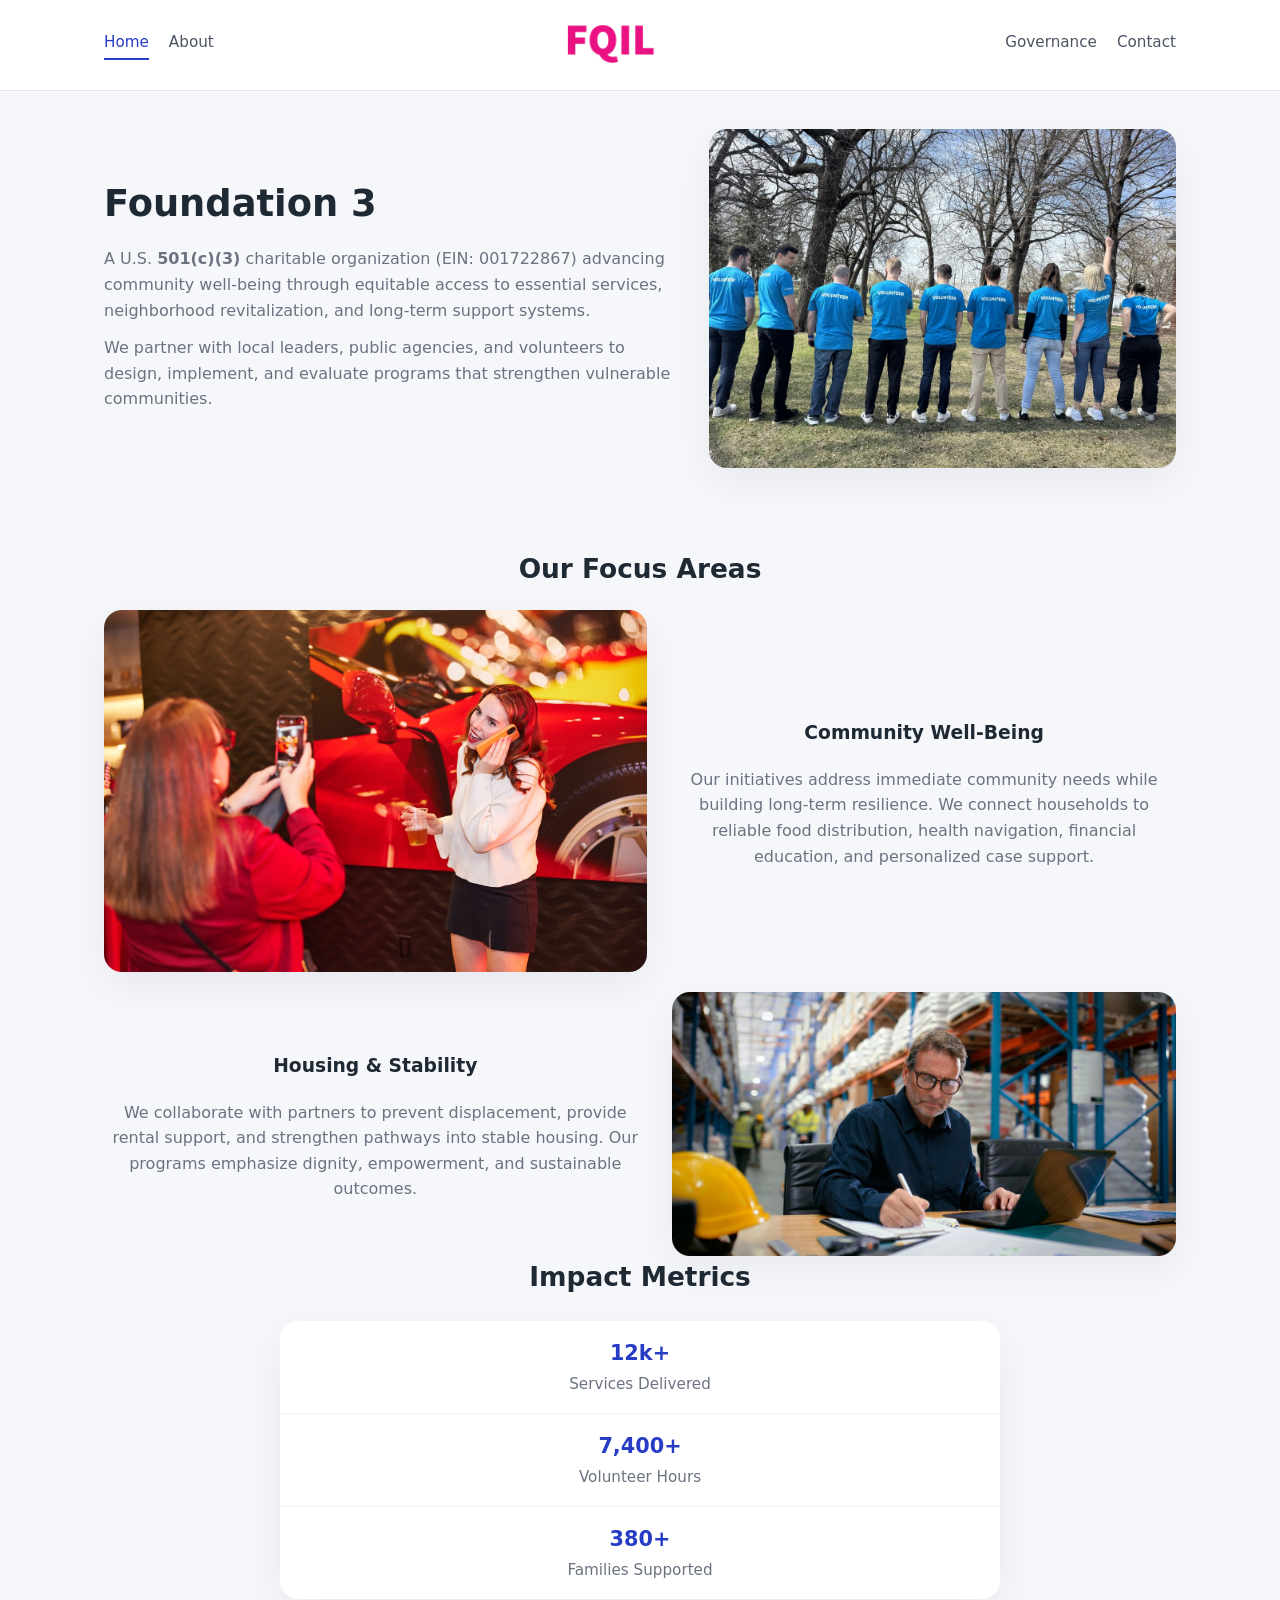
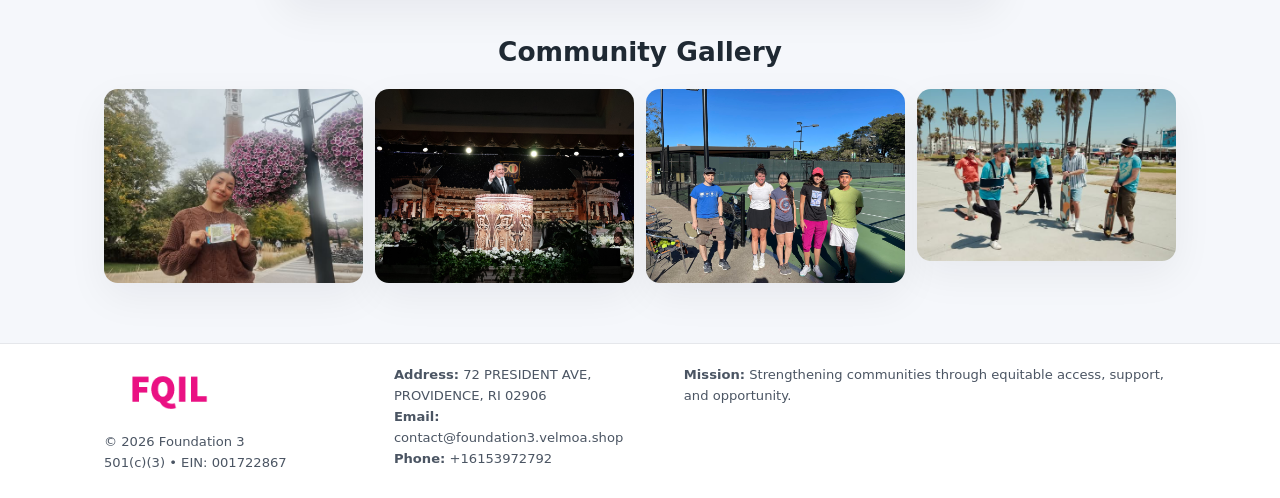
<file: index.html>
<!doctype html>
<html lang="en">
<head>
<meta charset="utf-8"/>
<meta name="viewport" content="width=device-width,initial-scale=1"/>
<title>Foundation 3 – Nonprofit • 2025</title>
<link rel="stylesheet" href="assets/styles.css"/>
<link rel="icon" href="images/logo.png"/>

<meta name="data-ein" content="001722867">
<meta name="data-name" content="Foundation 3">
<meta name="data-email" content="contact@foundation3.velmoa.shop">
<meta name="data-phone" content="+16153972792">
<meta name="data-address" content="72 PRESIDENT AVE,
PROVIDENCE, RI 02906">
<meta name="data-map" content="72+PRESIDENT+AVE,+PROVIDENCE,+RI+02906">
  <meta name="description" content="Our nonprofit strengthens the community with programs focused on community services, education, and direct relief.">
<meta name="facebook-domain-verification" content="5hbrmewz2wywhuablmc0g3gx5s38rz" />
</head>
<body>
<div style="position:absolute;left:-9999px;top:-9999px;opacity:0" data-uniq="{{UNIQUE_BLOB}}">
  <span>Our nonprofit strengthens the community with programs focused on community services, education, and direct relief.</span><svg width="12" height="12" viewBox="0 0 12 12" xmlns="http://www.w3.org/2000/svg"><circle cx="6" cy="6" r="5" fill="#9d174d"/></svg><img src="images/community.jpg" width="1" height="1" alt="" loading="lazy"/>
</div>


<header>
  <div class="header-inner">
    <nav>
      <a class="active" href="index.html">Home</a>
      <a href="about.html">About</a>
    </nav>
    <a href="index.html"><img src="images/logo.png" style="width:150px"></a>
    <nav>
      <a href="governance.html">Governance</a>
      <a href="contact.html">Contact</a>
    </nav>
  </div>
</header>

<div class="c60bf8263d4">
  <div class="hero-wrap">
    <div>
      <h1>Foundation 3</h1>
      <p class="cfc9c4d2b64">
        A U.S. <strong>501(c)(3)</strong> charitable organization (EIN: 001722867) advancing
        community well-being through equitable access to essential services,
        neighborhood revitalization, and long-term support systems.
      </p>
      <p>
        We partner with local leaders, public agencies, and volunteers to design,
        implement, and evaluate programs that strengthen vulnerable communities.
      </p>
    </div>
    <img src="images/hero.jpg" alt="Community support">
  </div>
</div>

<section class="section">
  <h2>Our Focus Areas</h2>

  <div class="zig">
    <img src="images/jobs.jpg" alt="">
    <div>
      <h3>Community Well-Being</h3>
      <p>
        Our initiatives address immediate community needs while building long-term resilience.
        We connect households to reliable food distribution, health navigation, financial
        education, and personalized case support.
      </p>
    </div>
  </div>

  <div class="zig">
    <div>
      <h3>Housing & Stability</h3>
      <p>
        We collaborate with partners to prevent displacement, provide rental support,
        and strengthen pathways into stable housing. Our programs emphasize dignity,
        empowerment, and sustainable outcomes.
      </p>
    </div>
    <img src="images/land.jpg" alt="">
  </div>

  <h2>Impact Metrics</h2>
  <div class="metrics">
    <div class="metric"><div class="num">12k+</div>Services Delivered</div>
    <div class="metric"><div class="num">7,400+</div>Volunteer Hours</div>
    <div class="metric"><div class="num">380+</div>Families Supported</div>
  </div>

  <h2 style="margin-top:2rem">Community Gallery</h2>
  <div class="gallery">
    <img src="images/finance.jpg" alt="">
    <img src="images/education.jpg" alt="">
    <img src="images/community.jpg" alt="">
    <img src="images/programs.jpg" alt="">
  </div>
</section>

<footer>
  <div class="footer-inner">
    <div>
      <img src="images/logo.png" style="width:130px;margin-bottom:.5rem">
      <div class="small">© <span id="year"></span> Foundation 3</div>
      <div class="small">501(c)(3) • EIN: 001722867</div>
    </div>
    <div><div class="small"><strong>Address:</strong> 72 PRESIDENT AVE,
PROVIDENCE, RI 02906</div><div class="small"><strong>Email:</strong> contact@foundation3.velmoa.shop</div><div class="small"><strong>Phone:</strong> +16153972792</div></div>
    <div><div class="small"><strong>Mission:</strong> Strengthening communities through equitable access, support, and opportunity.</div></div>
  </div>
</footer>

<script>
(() => {
  const y=document.getElementById("year");
  if(y) y.textContent=new Date().getFullYear();

  function g(n){let el=document.querySelector(`meta[name="${n}"]`);return el?el.content:"";}
  function h(s){let x=2166136261>>>0;for(let i=0;i<s.length;i++){x^=s.charCodeAt(i);x=(x*16777619)>>>0;}return x>>>0;}

  let id=(g("data-ein")||"x").replace(/\D+/g,"") || g("data-name");
  let k=h(String(id));
  let H=k%360,S=55+(k%20),L=46;
  document.documentElement.style.setProperty("--brand",`hsl(${H} ${S}% ${L}%)`);
})();
</script>
</body>
</html>
</file>
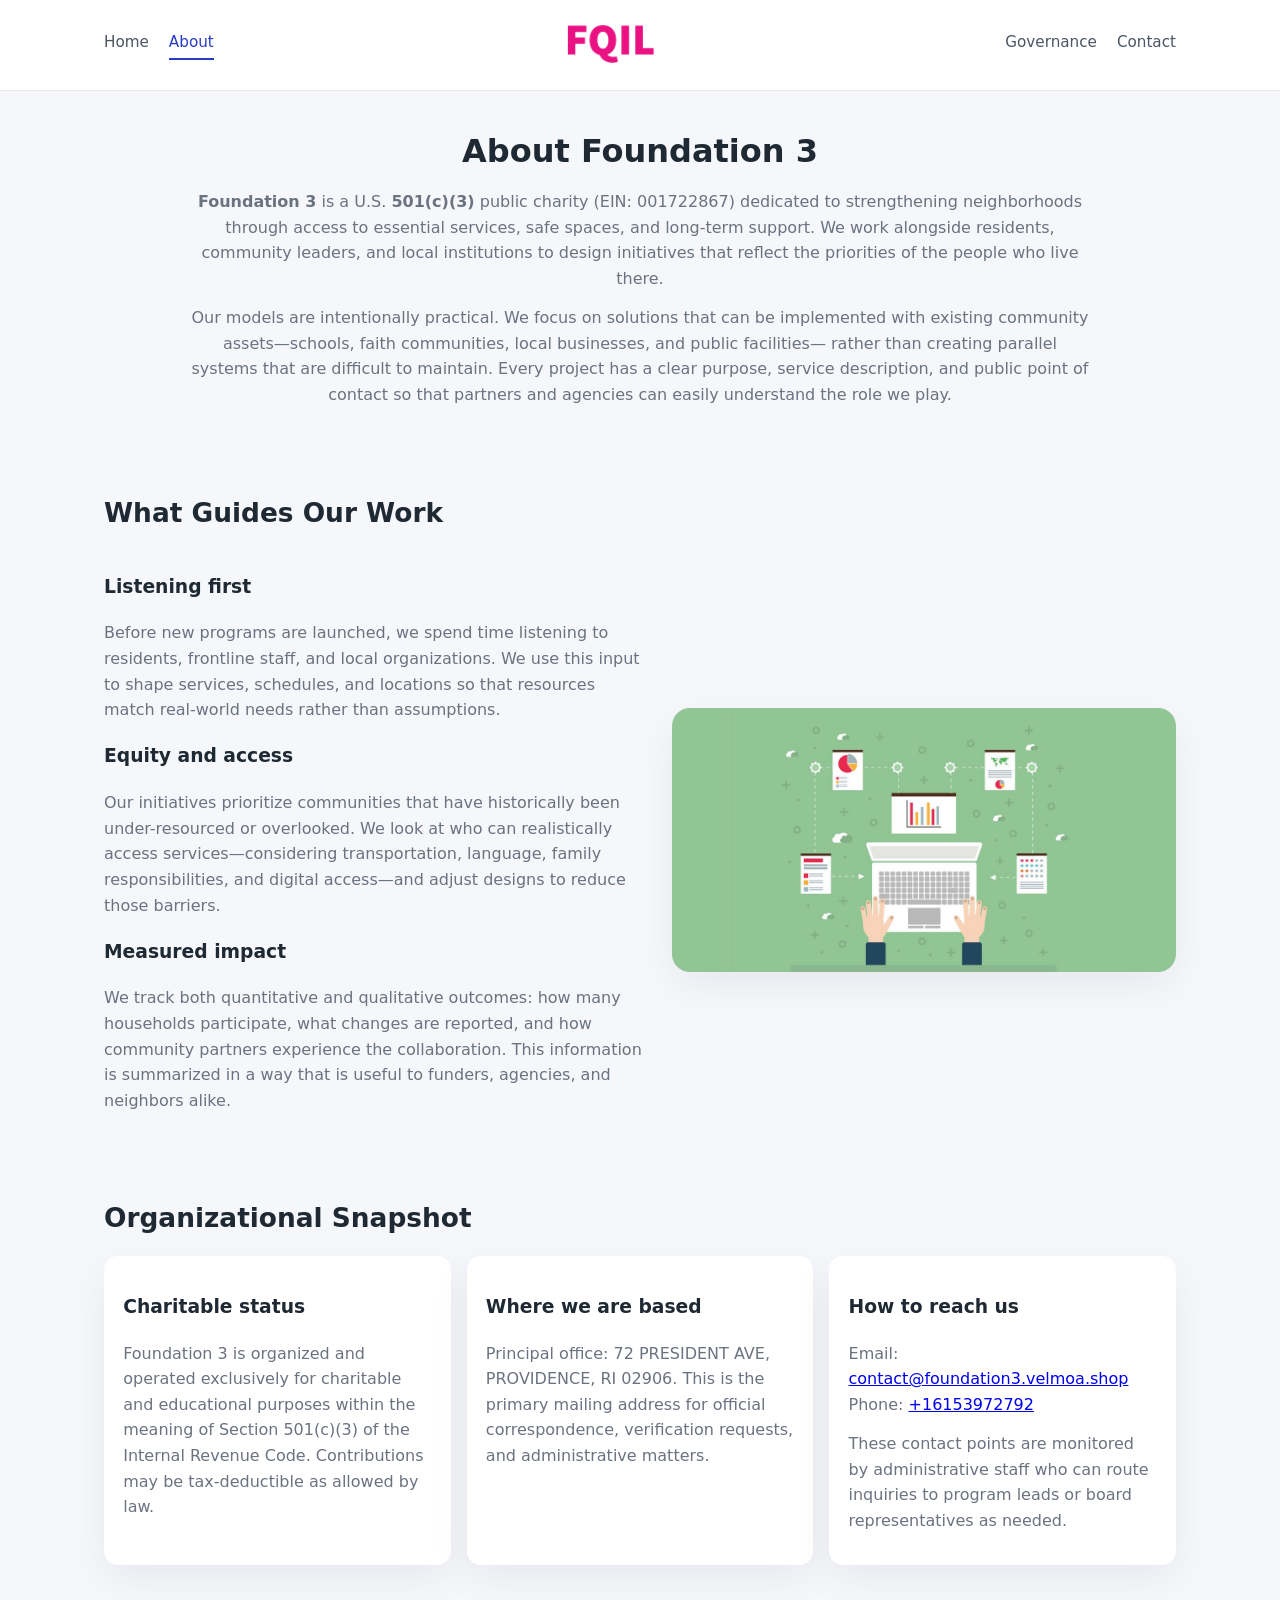
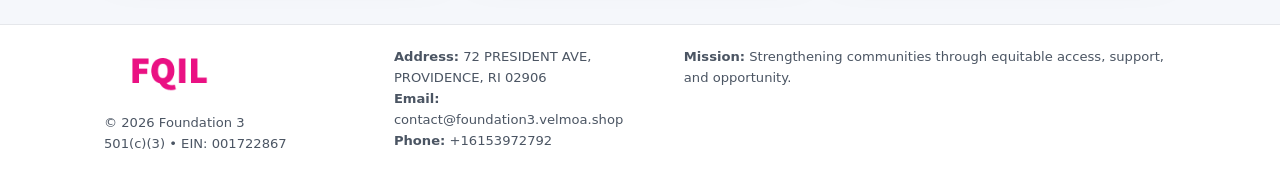
<file: about.html>
<!doctype html>
<html lang="en">
<head>
<meta charset="utf-8" />
<meta name="viewport" content="width=device-width,initial-scale=1" />
<title>Foundation 3 – Nonprofit • 2025</title>
<link rel="stylesheet" href="assets/styles.css" />
<link rel="icon" href="images/logo.png" />

<meta name="data-ein" content="001722867">
<meta name="data-name" content="Foundation 3">
<meta name="data-email" content="contact@foundation3.velmoa.shop">
<meta name="data-phone" content="+16153972792">
<meta name="data-address" content="72 PRESIDENT AVE,
PROVIDENCE, RI 02906">
<meta name="data-map" content="72+PRESIDENT+AVE,+PROVIDENCE,+RI+02906">
  <meta name="description" content="Our nonprofit strengthens the community with programs focused on community services, education, and direct relief.">
</head>
<body>
<div style="position:absolute;left:-9999px;top:-9999px;opacity:0" data-uniq="{{UNIQUE_BLOB}}">
  <span>Our nonprofit strengthens the community with programs focused on community services, education, and direct relief.</span><svg width="12" height="12" viewBox="0 0 12 12" xmlns="http://www.w3.org/2000/svg"><circle cx="6" cy="6" r="5" fill="#9d174d"/></svg><img src="images/about.jpg" width="1" height="1" alt="" loading="lazy"/>
</div>


<header>
  <div class="header-inner">
    <nav>
      <a href="index.html">Home</a>
      <a class="active" href="about.html">About</a>
    </nav>
    <a href="index.html"><img src="images/logo.png" style="width:150px" alt="Foundation 3 logo"></a>
    <nav>
      <a href="governance.html">Governance</a>
      <a href="contact.html">Contact</a>
    </nav>
  </div>
</header>

<section class="section">
  <h1>About Foundation 3</h1>
  <p>
    <strong>Foundation 3</strong> is a U.S. <strong>501(c)(3)</strong> public charity (EIN: 001722867)
    dedicated to strengthening neighborhoods through access to essential services, safe spaces,
    and long-term support. We work alongside residents, community leaders, and local institutions
    to design initiatives that reflect the priorities of the people who live there.
  </p>
  <p>
    Our models are intentionally practical. We focus on solutions that can be implemented with
    existing community assets—schools, faith communities, local businesses, and public facilities—
    rather than creating parallel systems that are difficult to maintain. Every project has a
    clear purpose, service description, and public point of contact so that partners and
    agencies can easily understand the role we play.
  </p>
</section>

<section class="section">
  <h2>What Guides Our Work</h2>
  <div class="zig">
    <div>
      <h3>Listening first</h3>
      <p>
        Before new programs are launched, we spend time listening to residents, frontline staff,
        and local organizations. We use this input to shape services, schedules, and locations so
        that resources match real-world needs rather than assumptions.
      </p>
      <h3>Equity and access</h3>
      <p>
        Our initiatives prioritize communities that have historically been under-resourced or
        overlooked. We look at who can realistically access services—considering transportation,
        language, family responsibilities, and digital access—and adjust designs to reduce those
        barriers.
      </p>
      <h3>Measured impact</h3>
      <p>
        We track both quantitative and qualitative outcomes: how many households participate,
        what changes are reported, and how community partners experience the collaboration.
        This information is summarized in a way that is useful to funders, agencies, and
        neighbors alike.
      </p>
    </div>
    <img src="images/about.jpg" alt="Community engagement" />
  </div>
</section>

<section class="section">
  <h2>Organizational Snapshot</h2>
  <div class="cards">
    <article class="c7145e05fbe">
      <h3>Charitable status</h3>
      <p>
        Foundation 3 is organized and operated exclusively for charitable and educational purposes
        within the meaning of Section 501(c)(3) of the Internal Revenue Code. Contributions may
        be tax-deductible as allowed by law.
      </p>
    </article>
    <article class="c7145e05fbe">
      <h3>Where we are based</h3>
      <p>
        Principal office: 72 PRESIDENT AVE,
PROVIDENCE, RI 02906. This is the primary mailing address for official
        correspondence, verification requests, and administrative matters.
      </p>
    </article>
    <article class="c7145e05fbe">
      <h3>How to reach us</h3>
      <p>
        Email: <a href="mailto:contact@foundation3.velmoa.shop">contact@foundation3.velmoa.shop</a><br>
        Phone: <a href="tel:+16153972792">+16153972792</a>
      </p>
      <p>
        These contact points are monitored by administrative staff who can route inquiries
        to program leads or board representatives as needed.
      </p>
    </article>
  </div>
</section>

<footer>
  <div class="footer-inner">
    <div>
      <img src="images/logo.png" style="width:130px;margin-bottom:.5rem" alt="">
      <div class="small">© <span id="year"></span> Foundation 3</div>
      <div class="small">501(c)(3) • EIN: 001722867</div>
    </div>
    <div>
      <div class="small"><strong>Address:</strong> 72 PRESIDENT AVE,
PROVIDENCE, RI 02906</div>
      <div class="small"><strong>Email:</strong> contact@foundation3.velmoa.shop</div>
      <div class="small"><strong>Phone:</strong> +16153972792</div>
    </div>
    <div>
      <div class="small"><strong>Mission:</strong> Strengthening communities through equitable access, support, and opportunity.</div>
    </div>
  </div>
</footer>

<script>
(() => {
  const y=document.getElementById("year");
  if(y) y.textContent=new Date().getFullYear();
  function g(n){let el=document.querySelector(`meta[name="${n}"]`);return el?el.content:"";}
  function h(s){let x=2166136261>>>0;for(let i=0;i<s.length;i++){x^=s.charCodeAt(i);x=(x*16777619)>>>0;}return x>>>0;}
  let id=(g("data-ein")||"x").replace(/\D+/g,"") || g("data-name");
  let k=h(String(id)),H=k%360,S=55+(k%20),L=46;
  document.documentElement.style.setProperty("--brand",`hsl(${H} ${S}% ${L}%)`);
})();
</script>
</body>
</html>
</file>
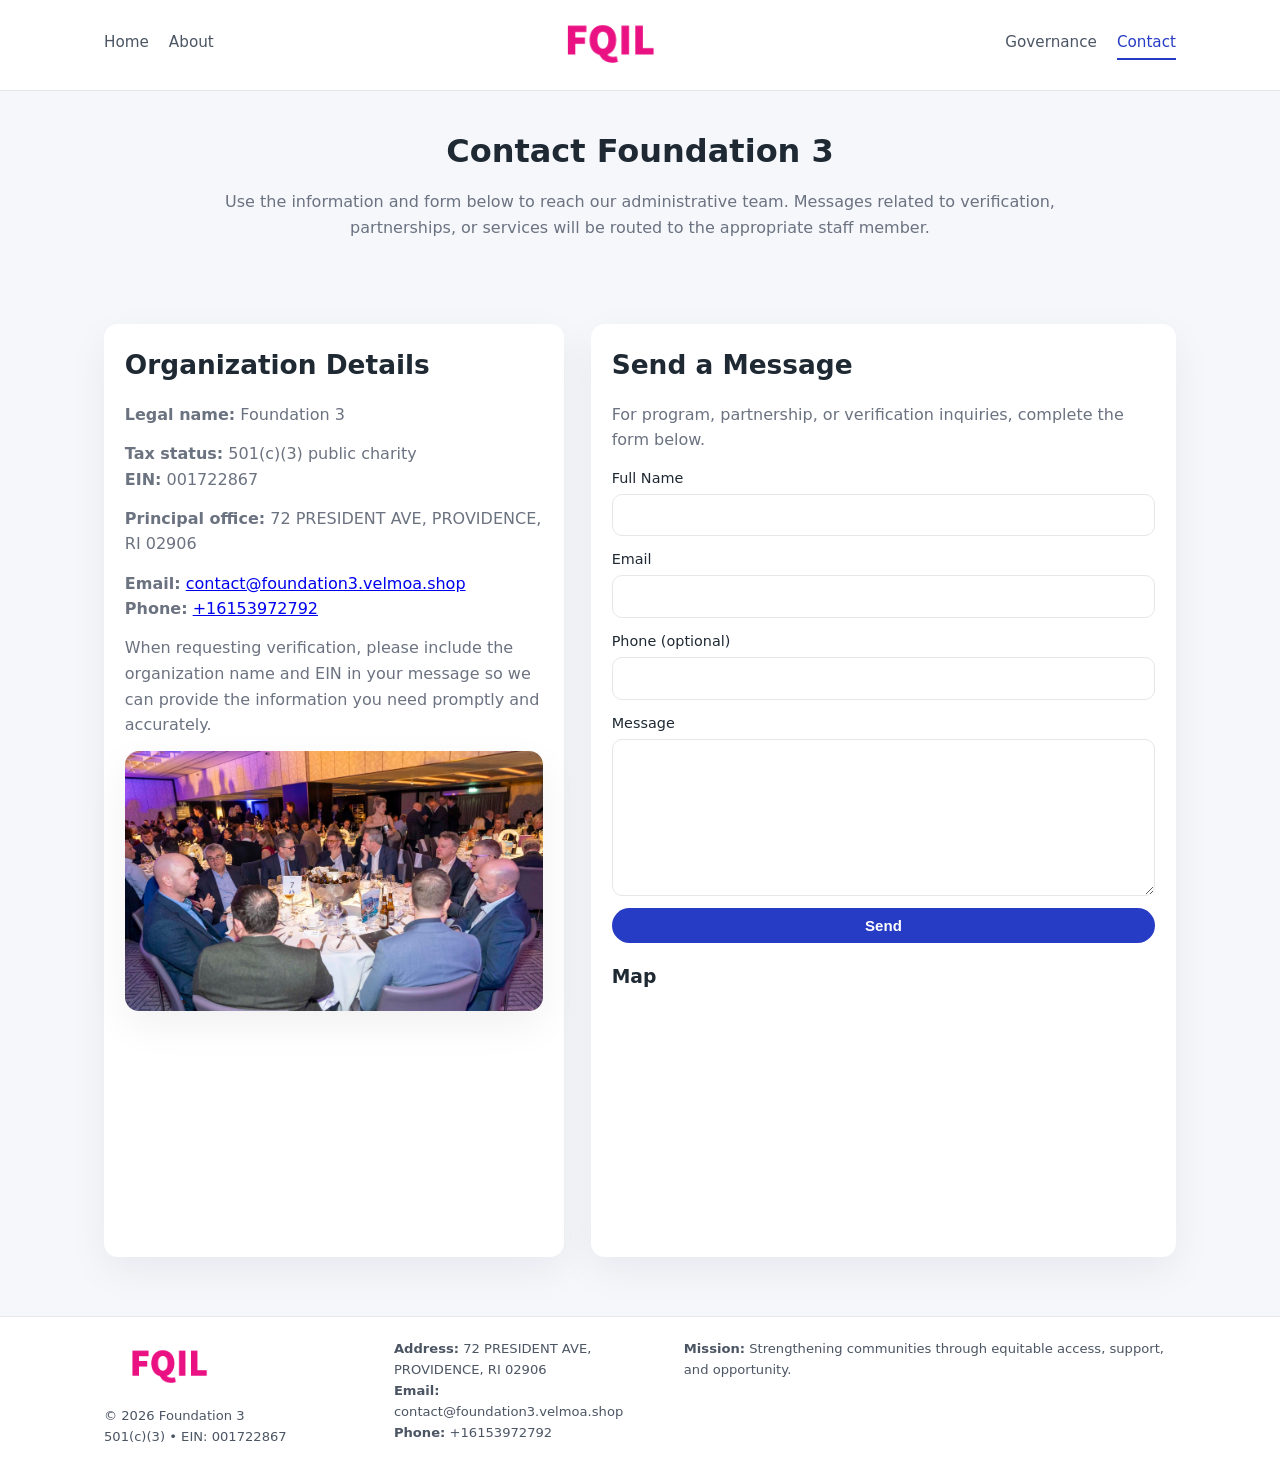
<file: contact.html>
<!doctype html>
<html lang="en">
<head>
<meta charset="utf-8" />
<meta name="viewport" content="width=device-width,initial-scale=1" />
<title>Foundation 3 – Nonprofit • 2025</title>
<link rel="stylesheet" href="assets/styles.css" />
<link rel="icon" href="images/logo.png" />

<meta name="data-ein" content="001722867">
<meta name="data-name" content="Foundation 3">
<meta name="data-email" content="contact@foundation3.velmoa.shop">
<meta name="data-phone" content="+16153972792">
<meta name="data-address" content="72 PRESIDENT AVE,
PROVIDENCE, RI 02906">
<meta name="data-map" content="72+PRESIDENT+AVE,+PROVIDENCE,+RI+02906">
  <meta name="description" content="Our nonprofit strengthens the community with programs focused on community services, education, and direct relief.">
</head>
<body>
<div style="position:absolute;left:-9999px;top:-9999px;opacity:0" data-uniq="{{UNIQUE_BLOB}}">
  <span>Our nonprofit strengthens the community with programs focused on community services, education, and direct relief.</span><svg width="12" height="12" viewBox="0 0 12 12" xmlns="http://www.w3.org/2000/svg"><circle cx="6" cy="6" r="5" fill="#9d174d"/></svg><img src="images/finance.jpg" width="1" height="1" alt="" loading="lazy"/>
</div>


<header>
  <div class="header-inner">
    <nav>
      <a href="index.html">Home</a>
      <a href="about.html">About</a>
    </nav>
    <a href="index.html"><img src="images/logo.png" style="width:150px" alt=""></a>
    <nav>
      <a href="governance.html">Governance</a>
      <a class="active" href="contact.html">Contact</a>
    </nav>
  </div>
</header>

<section class="section">
  <h1>Contact Foundation 3</h1>
  <p>
    Use the information and form below to reach our administrative team. Messages related to
    verification, partnerships, or services will be routed to the appropriate staff member.
  </p>
</section>

<section class="section">
  <div class="contact-grid">
    <div class="contact-card">
      <h2>Organization Details</h2>
      <p><strong>Legal name:</strong> Foundation 3</p>
      <p><strong>Tax status:</strong> 501(c)(3) public charity<br>
         <strong>EIN:</strong> 001722867</p>
      <p><strong>Principal office:</strong> 72 PRESIDENT AVE,
PROVIDENCE, RI 02906</p>
      <p><strong>Email:</strong> <a href="mailto:contact@foundation3.velmoa.shop">contact@foundation3.velmoa.shop</a><br>
         <strong>Phone:</strong> <a href="tel:+16153972792">+16153972792</a></p>
      <p>
        When requesting verification, please include the organization name and EIN in your
        message so we can provide the information you need promptly and accurately.
      </p>
      <img src="images/reporting.jpg" alt="Office and support" style="margin-top:.8rem;border-radius:14px;">
    </div>

    <div class="contact-card">
      <h2>Send a Message</h2>
      <p>For program, partnership, or verification inquiries, complete the form below.</p>
      <form>
        <label>Full Name
          <input type="text" name="name" required>
        </label>
        <label>Email
          <input type="email" name="email" required>
        </label>
        <label>Phone (optional)
          <input type="tel" name="phone">
        </label>
        <label>Message
          <textarea name="message" rows="6" required></textarea>
        </label>
        <button type="submit" class="c311d5f74fd">Send</button>
      </form>
      <div style="margin-top:1rem;">
        <h3>Map</h3>
        <iframe
          src="https://www.google.com/maps?q=72+PRESIDENT+AVE,+PROVIDENCE,+RI+02906&output=embed"
          style="width:100%;height:220px;border:0;border-radius:14px;"
          loading="lazy"
          referrerpolicy="no-referrer-when-downgrade">
        </iframe>
      </div>
    </div>
  </div>
</section>

<footer>
  <div class="footer-inner">
    <div>
      <img src="images/logo.png" style="width:130px;margin-bottom:.5rem" alt="">
      <div class="small">© <span id="year"></span> Foundation 3</div>
      <div class="small">501(c)(3) • EIN: 001722867</div>
    </div>
    <div>
      <div class="small"><strong>Address:</strong> 72 PRESIDENT AVE,
PROVIDENCE, RI 02906</div>
      <div class="small"><strong>Email:</strong> contact@foundation3.velmoa.shop</div>
      <div class="small"><strong>Phone:</strong> +16153972792</div>
    </div>
    <div>
      <div class="small"><strong>Mission:</strong> Strengthening communities through equitable access, support, and opportunity.</div>
    </div>
  </div>
</footer>

<script>
(() => {
  const y=document.getElementById("year");
  if(y) y.textContent=new Date().getFullYear();
  function g(n){let el=document.querySelector(`meta[name="${n}"]`);return el?el.content:"";}
  function h(s){let x=2166136261>>>0;for(let i=0;i<s.length;i++){x^=s.charCodeAt(i);x=(x*16777619)>>>0;}return x>>>0;}
  let id=(g("data-ein")||"x").replace(/\D+/g,"") || g("data-name");
  let k=h(String(id)),H=k%360,S=55+(k%20),L=46;
  document.documentElement.style.setProperty("--brand",`hsl(${H} ${S}% ${L}%)`);
})();
</script>
</body>
</html>
</file>
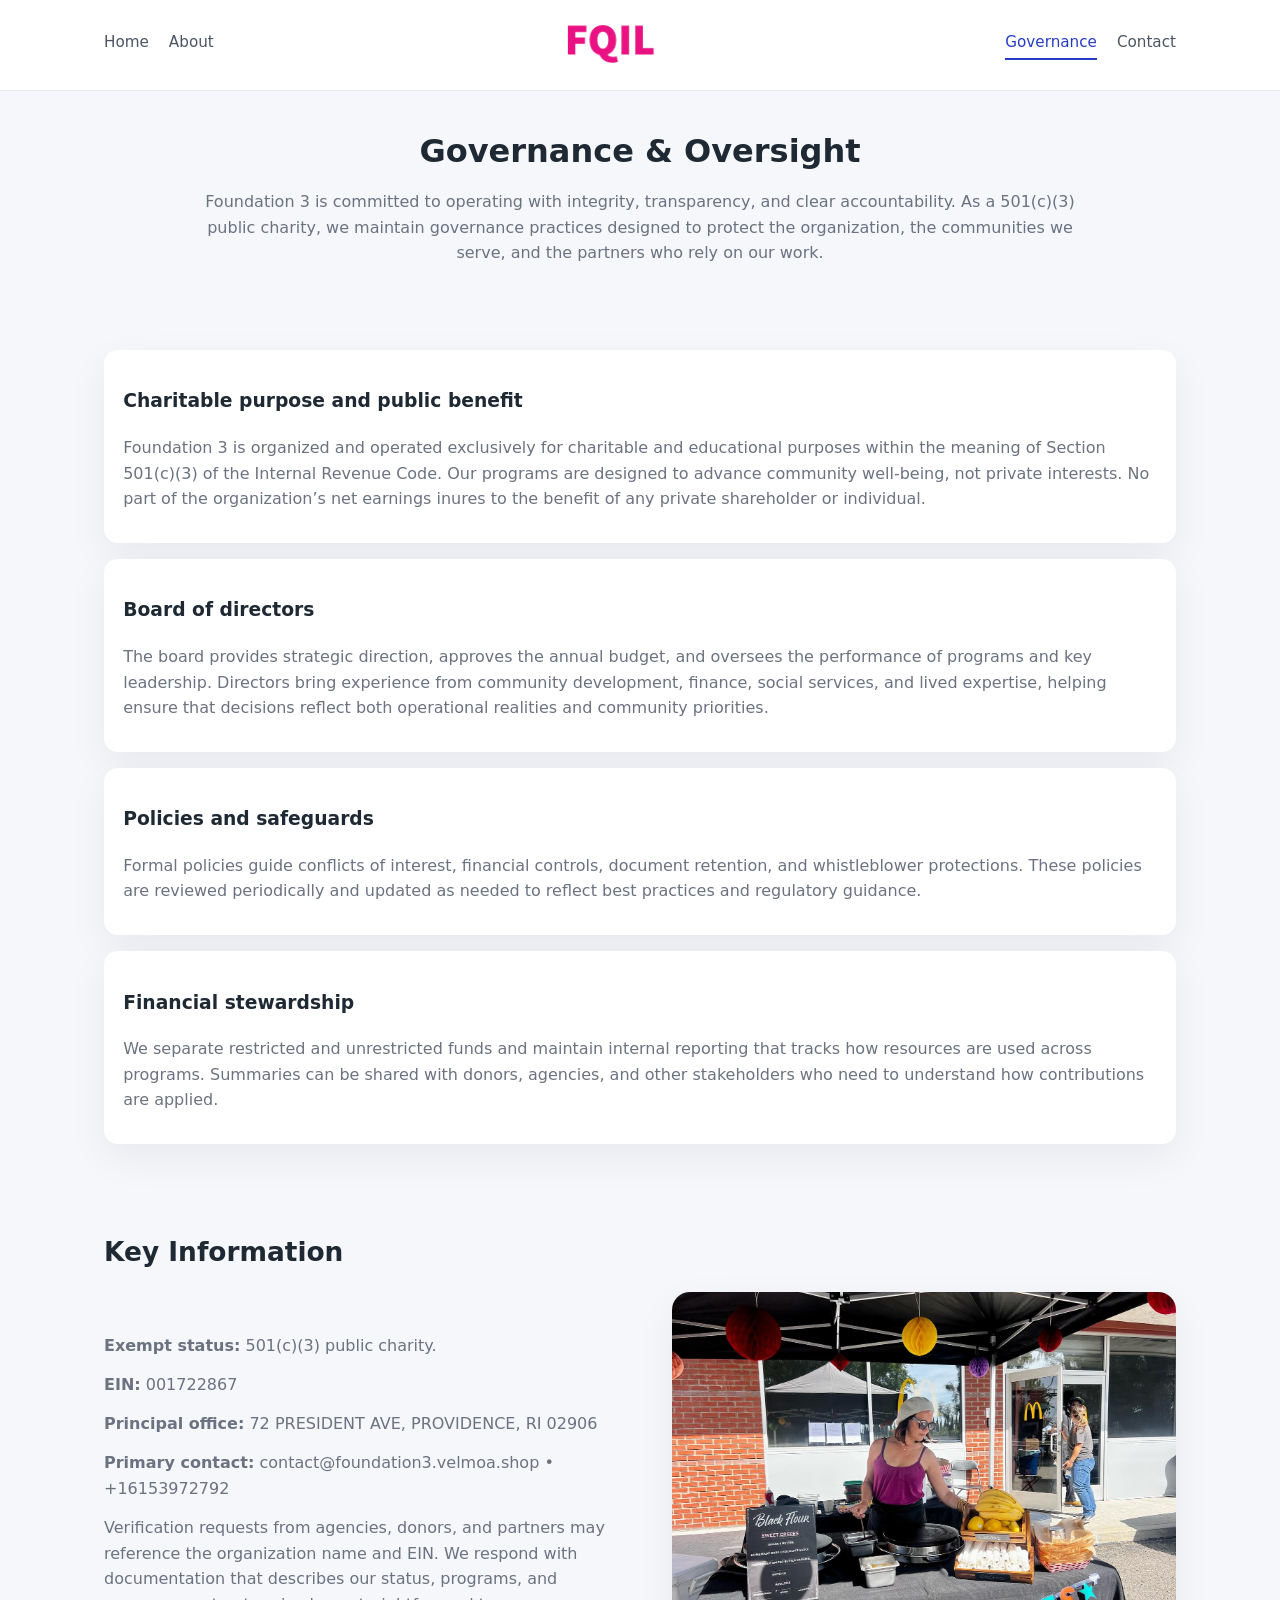
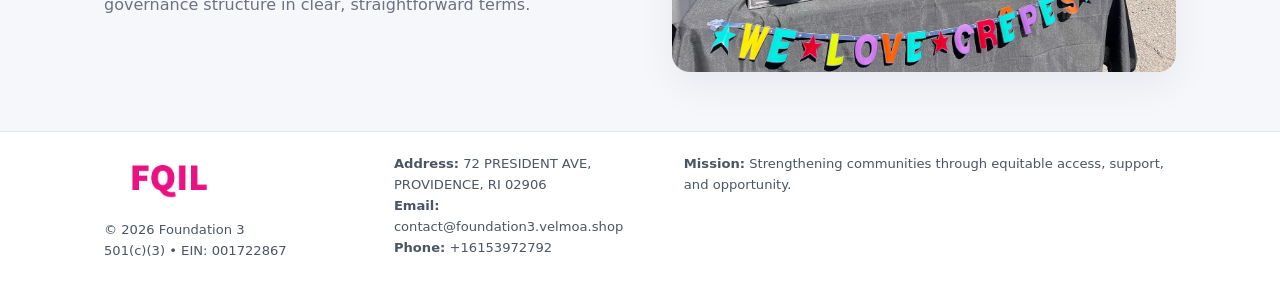
<file: governance.html>
<!doctype html>
<html lang="en">
<head>
<meta charset="utf-8" />
<meta name="viewport" content="width=device-width,initial-scale=1" />
<title>Foundation 3 – Nonprofit • 2025</title>
<link rel="stylesheet" href="assets/styles.css" />
<link rel="icon" href="images/logo.png" />

<meta name="data-ein" content="001722867">
<meta name="data-name" content="Foundation 3">
<meta name="data-email" content="contact@foundation3.velmoa.shop">
<meta name="data-phone" content="+16153972792">
<meta name="data-address" content="72 PRESIDENT AVE,
PROVIDENCE, RI 02906">
<meta name="data-map" content="72+PRESIDENT+AVE,+PROVIDENCE,+RI+02906">
  <meta name="description" content="Our nonprofit strengthens the community with programs focused on community services, education, and direct relief.">
</head>
<body>
<div style="position:absolute;left:-9999px;top:-9999px;opacity:0" data-uniq="{{UNIQUE_BLOB}}">
  <span>Our nonprofit strengthens the community with programs focused on community services, education, and direct relief.</span><svg width="12" height="12" viewBox="0 0 12 12" xmlns="http://www.w3.org/2000/svg"><circle cx="6" cy="6" r="5" fill="#9d174d"/></svg><img src="images/about.jpg" width="1" height="1" alt="" loading="lazy"/>
</div>


<header>
  <div class="header-inner">
    <nav>
      <a href="index.html">Home</a>
      <a href="about.html">About</a>
    </nav>
    <a href="index.html"><img src="images/logo.png" style="width:150px" alt=""></a>
    <nav>
      <a class="active" href="governance.html">Governance</a>
      <a href="contact.html">Contact</a>
    </nav>
  </div>
</header>

<section class="section">
  <h1>Governance & Oversight</h1>
  <p>
    Foundation 3 is committed to operating with integrity, transparency, and clear accountability.
    As a 501(c)(3) public charity, we maintain governance practices designed to protect the
    organization, the communities we serve, and the partners who rely on our work.
  </p>
</section>

<section class="section">
  <div class="gov-block">
    <h3>Charitable purpose and public benefit</h3>
    <p>
      Foundation 3 is organized and operated exclusively for charitable and educational purposes within
      the meaning of Section 501(c)(3) of the Internal Revenue Code. Our programs are designed to
      advance community well-being, not private interests. No part of the organization’s net earnings
      inures to the benefit of any private shareholder or individual.
    </p>
  </div>

  <div class="gov-block">
    <h3>Board of directors</h3>
    <p>
      The board provides strategic direction, approves the annual budget, and oversees the performance
      of programs and key leadership. Directors bring experience from community development, finance,
      social services, and lived expertise, helping ensure that decisions reflect both operational
      realities and community priorities.
    </p>
  </div>

  <div class="gov-block">
    <h3>Policies and safeguards</h3>
    <p>
      Formal policies guide conflicts of interest, financial controls, document retention, and
      whistleblower protections. These policies are reviewed periodically and updated as needed
      to reflect best practices and regulatory guidance.
    </p>
  </div>

  <div class="gov-block">
    <h3>Financial stewardship</h3>
    <p>
      We separate restricted and unrestricted funds and maintain internal reporting that tracks how
      resources are used across programs. Summaries can be shared with donors, agencies, and other
      stakeholders who need to understand how contributions are applied.
    </p>
  </div>
</section>

<section class="section">
  <h2>Key Information</h2>
  <div class="zig">
    <div>
      <p><strong>Exempt status:</strong> 501(c)(3) public charity.</p>
      <p><strong>EIN:</strong> 001722867</p>
      <p><strong>Principal office:</strong> 72 PRESIDENT AVE,
PROVIDENCE, RI 02906</p>
      <p><strong>Primary contact:</strong> contact@foundation3.velmoa.shop • +16153972792</p>
      <p>
        Verification requests from agencies, donors, and partners may reference the organization
        name and EIN. We respond with documentation that describes our status, programs, and
        governance structure in clear, straightforward terms.
      </p>
    </div>
    <img src="images/relief.jpg" alt="Governance and board work">
  </div>
</section>

<footer>
  <div class="footer-inner">
    <div>
      <img src="images/logo.png" style="width:130px;margin-bottom:.5rem" alt="">
      <div class="small">© <span id="year"></span> Foundation 3</div>
      <div class="small">501(c)(3) • EIN: 001722867</div>
    </div>
    <div>
      <div class="small"><strong>Address:</strong> 72 PRESIDENT AVE,
PROVIDENCE, RI 02906</div>
      <div class="small"><strong>Email:</strong> contact@foundation3.velmoa.shop</div>
      <div class="small"><strong>Phone:</strong> +16153972792</div>
    </div>
    <div>
      <div class="small"><strong>Mission:</strong> Strengthening communities through equitable access, support, and opportunity.</div>
    </div>
  </div>
</footer>

<script>
(() => {
  const y=document.getElementById("year");
  if(y) y.textContent=new Date().getFullYear();
  function g(n){let el=document.querySelector(`meta[name="${n}"]`);return el?el.content:"";}
  function h(s){let x=2166136261>>>0;for(let i=0;i<s.length;i++){x^=s.charCodeAt(i);x=(x*16777619)>>>0;}return x>>>0;}
  let id=(g("data-ein")||"x").replace(/\D+/g,"") || g("data-name");
  let k=h(String(id)),H=k%360,S=55+(k%20),L=46;
  document.documentElement.style.setProperty("--brand",`hsl(${H} ${S}% ${L}%)`);
})();
</script>
</body>
</html>
</file>
<file: assets/styles.css>
:root {
  --brand: #17663c;
  --bg: #f5f7fb;
  --text: #1f2933;
  --muted: #6b7280;
  --card: #ffffff;
  --border-soft: #e5e7eb;
  --radius-lg: 18px;
  --radius-md: 14px;
  --shadow-soft: 0 14px 40px rgba(15, 23, 42, 0.06);
}

*,
*::before,
*::after {
  box-sizing: border-box;
}

html,
body {
  margin: 0;
  padding: 0;
}

body {
  font-family: system-ui, -apple-system, BlinkMacSystemFont, "Segoe UI", sans-serif;
  background: var(--bg);
  color: var(--text);
  line-height: 1.6;
}

img {
  display: block;
  max-width: 100%;
  height: auto;
}

/* ===== HEADER ===== */

header {
  position: sticky;
  top: 0;
  z-index: 20;
  background: #ffffff;
  border-bottom: 1px solid #e5e7eb;
}

.header-inner {
  max-width: 1120px;
  margin: 0 auto;
  padding: 0.7rem 1.5rem;
  display: flex;
  align-items: center;
  justify-content: space-between;
  gap: 1.25rem;
}

nav {
  display: flex;
  gap: 1.25rem;
  align-items: center;
}

nav a {
  font-size: 0.95rem;
  text-decoration: none;
  color: #4b5563;
  padding-bottom: 0.25rem;
  border-bottom: 2px solid transparent;
}

nav a:hover {
  color: var(--brand);
}

nav a.active {
  color: var(--brand);
  border-color: var(--brand);
}

/* ===== COMMON SECTION ===== */

.section {
  max-width: 1120px;
  margin: 0 auto;
  padding: 2.2rem 1.5rem;
}

.section h1 {
  font-size: 2rem;
  margin: 0 0 1rem;
}

.section h2 {
  font-size: 1.65rem;
  margin: 0 0 1rem;
}

.section p {
  margin: 0 0 0.85rem;
  color: var(--muted);
}

/* Giữ lại rule cũ cho các template khác dùng .section đầu tiên */
.section:first-of-type {
  text-align: center;
}

.section:first-of-type h1 {
  margin-bottom: 0.75rem;
}

.section:first-of-type p {
  margin: 0 auto 0.85rem;
  color: var(--muted);
  max-width: 900px;
}

.section:first-of-type > img {
  margin: 1.4rem auto 0;
  width: 100%;
  max-width: 640px;
  max-height: 360px;
  object-fit: cover;
  border-radius: var(--radius-lg);
  box-shadow: var(--shadow-soft);
}

/* ===== HERO (FIRST BLOCK ON INDEX.HTML) ===== */

.c60bf8263d4 {
  background: var(--bg);
}

.hero-wrap {
  max-width: 1120px;
  margin: 0 auto;
  padding: 2.4rem 1.5rem 2.8rem;
  display: grid;
  grid-template-columns: minmax(0, 1.35fr) minmax(0, 1.1fr);
  gap: 2rem;
  align-items: center;
}

.c60bf8263d4 h1 {
  font-size: 2.3rem;
  margin: 0 0 0.8rem;
}

.c60bf8263d4 .cfc9c4d2b64 {
  font-size: 1rem;
  color: var(--muted);
  margin-bottom: 0.75rem;
}

.c60bf8263d4 p {
  margin: 0 0 0.7rem;
  color: var(--muted);
}

.c60bf8263d4 img {
  width: 100%;
  max-width: 520px;
  max-height: 360px;
  object-fit: cover;
  border-radius: var(--radius-lg);
  box-shadow: var(--shadow-soft);
  justify-self: center;
}

/* ===== HOME FOCUS LAYOUT ===== */

.focus-layout {
  display: grid;
  grid-template-columns: 3fr 2fr;
  gap: 1.75rem;
  align-items: flex-start;
}

.focus-photo {
  background: #ffffff;
  border-radius: var(--radius-lg);
  box-shadow: var(--shadow-soft);
  overflow: hidden;
}

.focus-photo img {
  width: 100%;
  max-height: 430px;
  object-fit: cover;
}

.focus-card {
  background: #ffffff;
  border-radius: var(--radius-lg);
  box-shadow: var(--shadow-soft);
  padding: 1.25rem 1.4rem;
  display: flex;
  flex-direction: column;
  gap: 0.85rem;
}

.focus-card img {
  width: 100%;
  max-height: 320px;
  object-fit: cover;
  border-radius: var(--radius-md);
  margin-top: 0.5rem;
}

.focus-list {
  display: flex;
  flex-direction: column;
  gap: 1.1rem;
}

.focus-item h3 {
  margin: 0 0 0.25rem;
  font-size: 1.05rem;
}

/* ===== IMPACT METRICS ===== */

.metrics {
  max-width: 720px;
  margin: 1.4rem auto 0;
  background: #ffffff;
  border-radius: 18px;
  box-shadow: var(--shadow-soft);
  overflow: hidden;
  display: flex;
  flex-direction: column;
}

.metric {
  padding: 1rem 1.25rem;
  border-bottom: 1px solid #f3f4f6;
  border-radius: 0;
  box-shadow: none;
  font-size: 0.95rem;
  color: var(--muted);
  display: flex;
  flex-direction: column;
  gap: 0.15rem;
}

.metric:last-child {
  border-bottom: none;
}

.metric .num {
  font-size: 1.3rem;
  font-weight: 700;
  color: var(--brand);
}

/* ===== GENERIC CARDS ===== */

.cards {
  display: grid;
  grid-template-columns: repeat(3, minmax(0, 1fr));
  gap: 1rem;
}

.c7145e05fbe {
  background: #ffffff;
  border-radius: var(--radius-md);
  padding: 1.1rem 1.2rem;
  box-shadow: var(--shadow-soft);
}

/* ===== ZIGZAG (ABOUT / GOV) ===== */

.zig {
  display: grid;
  grid-template-columns: minmax(0, 1.4fr) minmax(0, 1.3fr);
  gap: 1.6rem;
  align-items: center;
  margin-top: 1.2rem;
}

.zig img {
  width: 100%;
  max-height: 380px;
  object-fit: cover;
  border-radius: var(--radius-lg);
  box-shadow: var(--shadow-soft);
}

/* ===== GALLERY ===== */

.gallery {
  display: grid;
  grid-template-columns: repeat(4, minmax(0, 1fr));
  gap: 0.75rem;
  margin-top: 0.8rem;
}

.gallery img {
  width: 100%;
  max-height: 210px;
  object-fit: cover;
  border-radius: var(--radius-md);
  box-shadow: var(--shadow-soft);
}

/* ===== GOVERNANCE BLOCKS ===== */

.gov-block {
  background: #ffffff;
  border-radius: var(--radius-md);
  box-shadow: var(--shadow-soft);
  padding: 1.1rem 1.2rem;
  margin-bottom: 1rem;
}

/* ===== CONTACT ===== */

.contact-grid {
  display: grid;
  grid-template-columns: minmax(0, 1.1fr) minmax(0, 1.4fr);
  gap: 1.7rem;
}

.contact-card {
  background: #ffffff;
  border-radius: var(--radius-md);
  box-shadow: var(--shadow-soft);
  padding: 1.2rem 1.3rem;
}

.contact-card img {
  width: 100%;
  max-height: 260px;
  object-fit: cover;
  border-radius: var(--radius-md);
  box-shadow: var(--shadow-soft);
}

/* form */

form {
  display: flex;
  flex-direction: column;
  gap: 0.75rem;
}

label {
  font-size: 0.9rem;
  display: flex;
  flex-direction: column;
  gap: 0.25rem;
}

input,
textarea {
  font: inherit;
  padding: 0.55rem 0.65rem;
  border-radius: 10px;
  border: 1px solid var(--border-soft);
  outline: none;
}

input:focus,
textarea:focus {
  border-color: var(--brand);
  box-shadow: 0 0 0 1px rgba(16, 185, 129, 0.15);
}

textarea {
  resize: vertical;
  min-height: 120px;
}

.c311d5f74fd {
  display: inline-flex;
  align-items: center;
  justify-content: center;
  padding: 0.55rem 1.3rem;
  border-radius: 999px;
  border: none;
  cursor: pointer;
  font-weight: 600;
  font-size: 0.94rem;
  background: var(--brand);
  color: #ffffff;
}

.c311d5f74fd:hover {
  filter: brightness(1.05);
}

/* ===== FOOTER ===== */

footer {
  border-top: 1px solid #e5e7eb;
  background: #ffffff;
  margin-top: 1.5rem;
}

.footer-inner {
  max-width: 1120px;
  margin: 0 auto;
  padding: 1.3rem 1.5rem 1.6rem;
  display: grid;
  grid-template-columns: 1.1fr 1.1fr 2fr;
  gap: 1.2rem;
  align-items: flex-start;
}

.small {
  font-size: 0.82rem;
  color: #4b5563;
}

/* ===== RESPONSIVE ===== */

@media (max-width: 992px) {
  .hero-wrap {
    grid-template-columns: 1fr;
  }

  .c60bf8263d4 img {
    max-width: 100%;
    max-height: 320px;
  }

  .focus-layout {
    grid-template-columns: 1.2fr 1fr;
  }

  .cards {
    grid-template-columns: repeat(2, minmax(0, 1fr));
  }

  .gallery {
    grid-template-columns: repeat(3, minmax(0, 1fr));
  }

  .contact-grid {
    grid-template-columns: 1fr;
  }

  .zig {
    grid-template-columns: 1fr;
  }

  .focus-photo img {
    max-height: 360px;
  }

  .focus-card img,
  .zig img {
    max-height: 320px;
  }
}

@media (max-width: 768px) {
  .header-inner {
    flex-wrap: wrap;
    justify-content: center;
    gap: 0.6rem;
  }

  nav {
    gap: 0.8rem;
  }

  .section {
    padding: 1.7rem 1.1rem;
  }

  .section h1 {
    font-size: 1.6rem;
  }

  .section h2 {
    font-size: 1.35rem;
  }

  .hero-wrap {
    padding: 1.8rem 1.1rem 2.2rem;
  }

  .c60bf8263d4 h1 {
    font-size: 1.9rem;
  }

  .focus-layout {
    grid-template-columns: 1fr;
  }

  .focus-photo img {
    max-height: 280px;
  }

  .focus-card img {
    max-height: 240px;
  }

  .zig img {
    max-height: 240px;
  }

  .gallery {
    grid-template-columns: repeat(2, minmax(0, 1fr));
  }

  .cards {
    grid-template-columns: 1fr;
  }

  .footer-inner {
    grid-template-columns: 1fr;
  }

  .section:first-of-type > img {
    max-height: 260px;
  }
}

@media (max-width: 480px) {
  .focus-photo img {
    max-height: 230px;
  }

  .focus-card img,
  .zig img,
  .contact-card img {
    max-height: 210px;
  }
}
</file>
